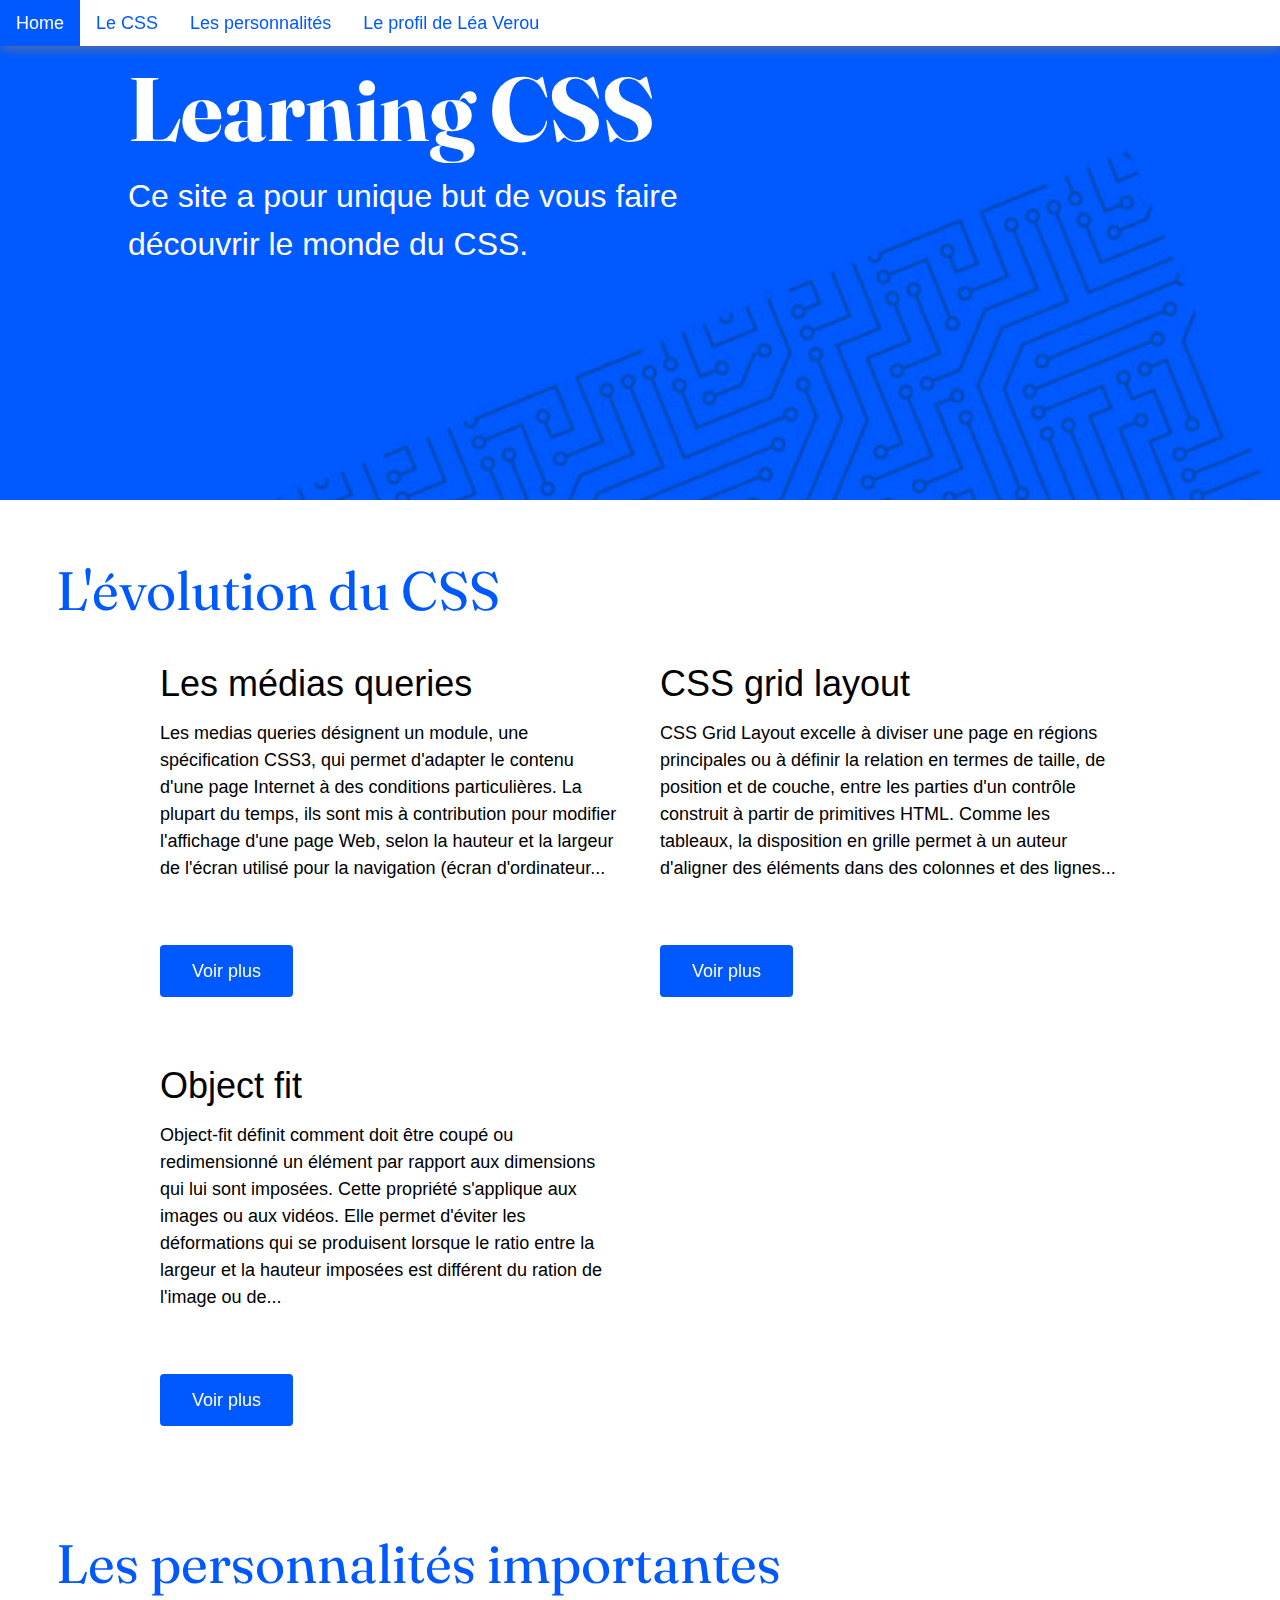
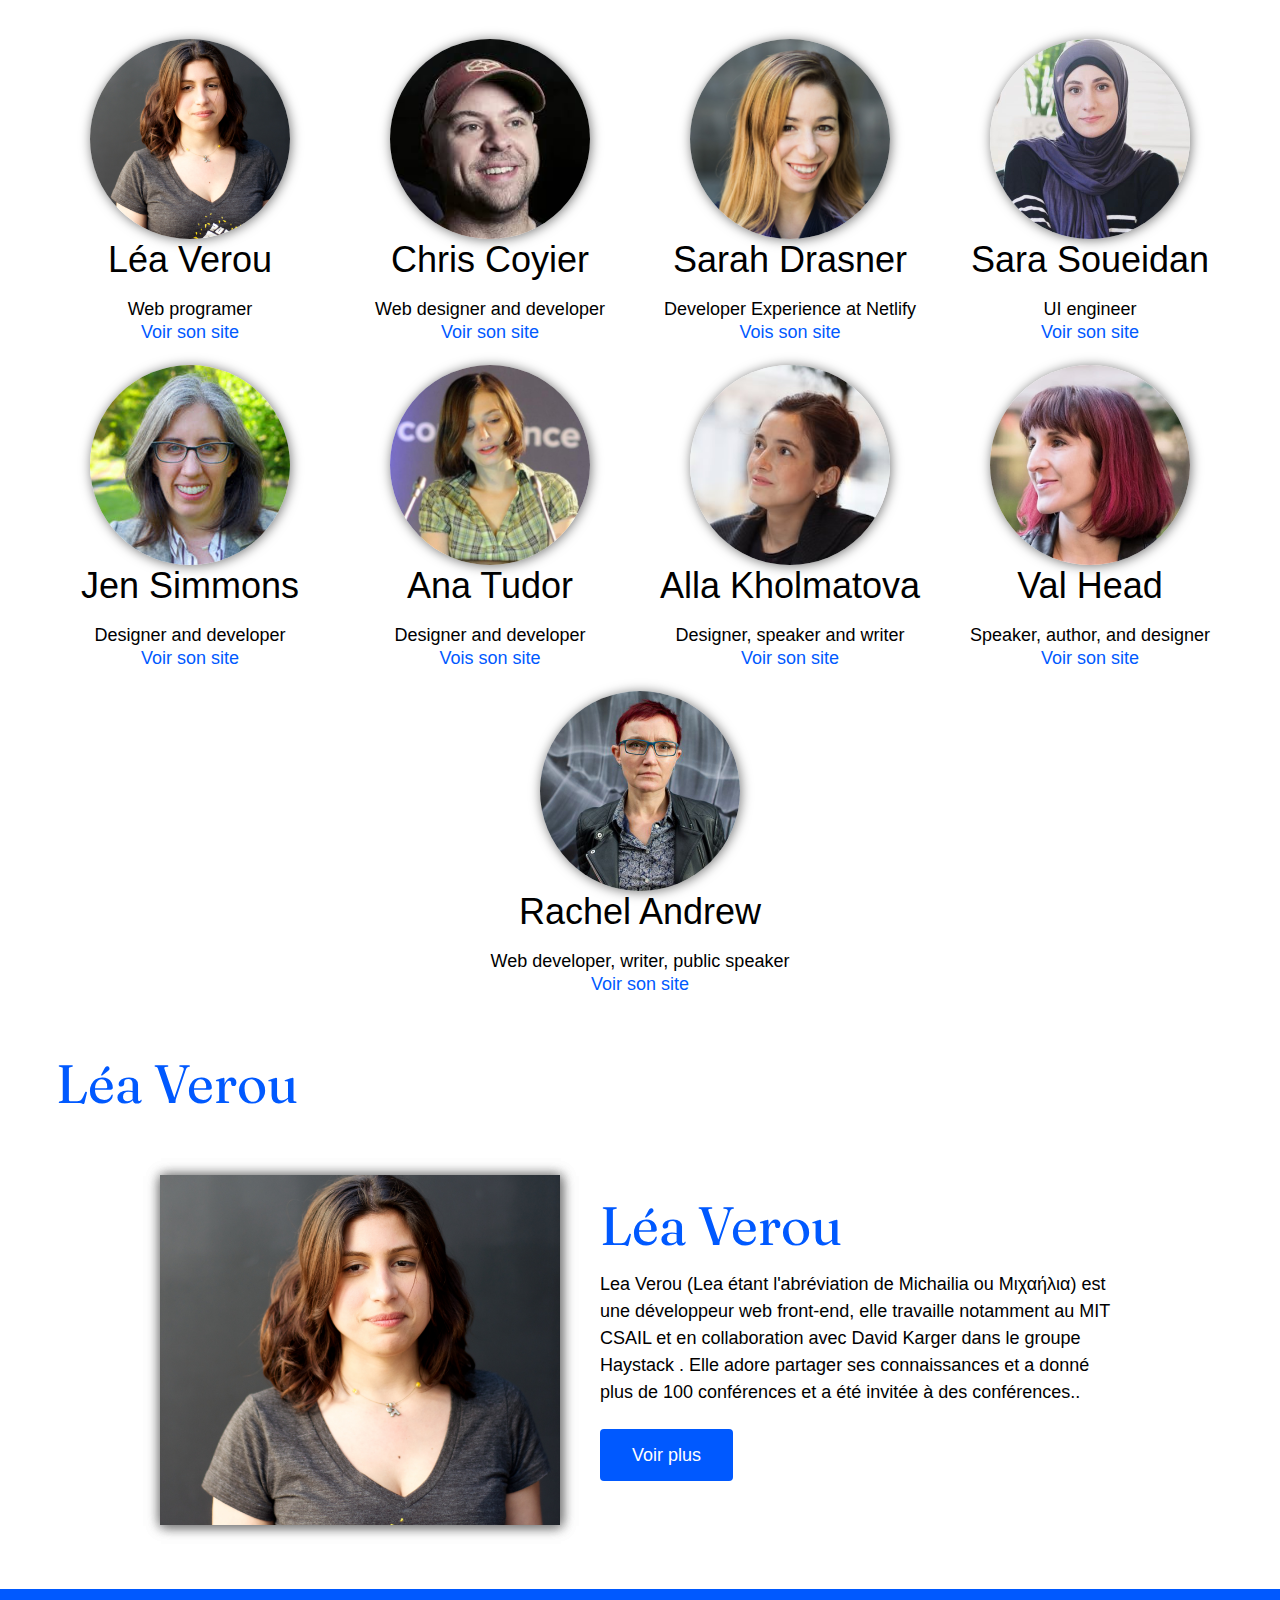
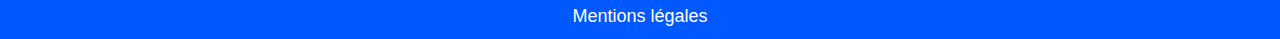
<file: index.html>
<!DOCTYPE html>
<html lang="en" dir="ltr">
  <head>
    <meta charset="utf-8" />
    <title>homepage css</title>
    <link rel="stylesheet" href="css/reset.css" />
    <link rel="stylesheet" href="css/style.css" />
    <link rel="stylesheet" href="css/typographie.css" />
    <link rel="stylesheet" href="css/media-queries.css" />
    <link rel="stylesheet" href="css/grid.css" />
    <link rel="icon" type="image/svg" href="images/flaticon.svg" />
  </head>

  <body>
    <header>
      <label for="menu-burger" class="show-menu">☰</label>
      <input type="checkbox" id="menu-burger" role="button" />
      <nav class="header">
        <ul>
          <li><a href="index.html">Home</a></li>
          <li><a href="le-css.html">Le CSS</a></li>
          <li><a href="personnalites.html">Les personnalités</a></li>
          <li><a href="profil.html">Le profil de Léa Verou</a></li>
        </ul>
      </nav>
    </header>
    <div class="parallax">
      <div class="en-tete">
        <h1>Learning CSS</h1>
        <p>
          Ce site a pour unique but de vous faire découvrir le monde du CSS.
        </p>
      </div>
    </div>

    <div class="content-home">
      <h2>L'évolution du CSS</h2>
      <div class="grid-home">
        <div class="css-grid-item">
          <h3>Les médias queries</h3>
          <p>
            Les medias queries désignent un module, une spécification CSS3, qui
            permet d'adapter le contenu d'une page Internet à des conditions
            particulières. La plupart du temps, ils sont mis à contribution pour
            modifier l'affichage d'une page Web, selon la hauteur et la largeur
            de l'écran utilisé pour la navigation (écran d'ordinateur...
          </p>
          <a class="button" href="le-css.html"><span>Voir plus</span></a>
        </div>
        <div class="css-grid-item">
          <h3>CSS grid layout</h3>
          <p>
            CSS Grid Layout excelle à diviser une page en régions principales ou
            à définir la relation en termes de taille, de position et de couche,
            entre les parties d'un contrôle construit à partir de primitives
            HTML. Comme les tableaux, la disposition en grille permet à un
            auteur d'aligner des éléments dans des colonnes et des lignes...
          </p>
          <a class="button" href="le-css.html"><span>Voir plus</span></a>
        </div>
        <div class="css-grid-item">
          <h3>Object fit</h3>
          <p>
            Object-fit définit comment doit être coupé ou redimensionné un
            élément par rapport aux dimensions qui lui sont imposées. Cette
            propriété s'applique aux images ou aux vidéos. Elle permet d'éviter
            les déformations qui se produisent lorsque le ratio entre la largeur
            et la hauteur imposées est différent du ration de l'image ou de...
          </p>
          <a class="button" href="le-css.html"><span>Voir plus</span></a>
        </div>
      </div>
      <h2>Les personnalités importantes</h2>
      <div class="perso">
        <section>
          <a href="profil.html">
            <img class="roundedImage" src="images/leaverou.jpg" alt="" />
          </a>
          <h3>Léa Verou</h3>
          <p>Web programer</p>
          <a href="https://lea.verou.me/">Voir son site </a>
        </section>
        <section>
          <a href="personnalites.html">
            <img class="roundedImage" src="images/chriscoyier.jpeg" alt="" />
          </a>
          <h3>Chris Coyier</h3>
          <p>Web designer and developer</p>
          <a href="https://chriscoyier.net/">Voir son site </a>
        </section>
        <section>
          <a href="personnalites.html">
            <img class="roundedImage" src="images/sarahdrasner.jpg" alt="" />
          </a>
          <h3>Sarah Drasner</h3>
          <p>Developer Experience at Netlify</p>
          <a href="https://www.sarasoueidan.com/"> Vois son site </a>
        </section>
        <section>
          <a href="personnalites.html">
            <img class="roundedImage" src="images/sarasoueidan.jpg" alt="" />
          </a>
          <h3>Sara Soueidan</h3>
          <p>UI engineer</p>
          <a href="https://sarahdrasnerdesign.com/"> Voir son site </a>
        </section>
        <section>
          <a href="personnalites.html">
            <img class="roundedImage" src="images/jensimmons.jpeg" alt="" />
          </a>
          <h3>Jen Simmons</h3>
          <p>Designer and developer</p>
          <a href="https://jensimmons.com/"> Voir son site </a>
        </section>
        <section>
          <a href="personnalites.html">
            <img class="roundedImage" src="images/anatudor.jpg" alt="" />
          </a>
          <h3>Ana Tudor</h3>
          <p>Designer and developer</p>
          <a href="https://codepen.io/thebabydino"> Vois son site </a>
        </section>
        <section>
          <a href="personnalites.html">
            <img class="roundedImage" src="images/allakholmatova.jpg" alt="" />
          </a>
          <h3>Alla Kholmatova</h3>
          <p>Designer, speaker and writer</p>
          <a href="https://www.craftui.com/"> Voir son site </a>
        </section>
        <section>
          <a href="personnalites.html">
            <img class="roundedImage" src="images/valhead.jpg" alt="" />
          </a>
          <h3>Val Head</h3>
          <p>Speaker, author, and designer</p>
          <a href="https://valhead.com/"> Voir son site </a>
        </section>
        <section>
          <a href="personnalites.html">
            <img class="roundedImage" src="images/rachelandrew.jpg" alt="" />
          </a>
          <h3>Rachel Andrew</h3>
          <p>Web developer, writer, public speaker</p>
          <a href="https://rachelandrew.co.uk/"> Voir son site </a>
        </section>
      </div>
      <h2>Léa Verou</h2>
      <div class="leaverou">
        <section class="img-lea">
          <a href="profil.html">
            <img class="img-lea" src="images/leaverou.jpg" alt="" />
          </a>
        </section>
        <section class="texte-lea">
          <h2>Léa Verou</h2>
          <p>
            Lea Verou (Lea étant l'abréviation de Michailia ou Μιχαήλια) est une
            développeur web front-end, elle travaille notamment au MIT CSAIL et
            en collaboration avec David Karger dans le groupe Haystack . Elle
            adore partager ses connaissances et a donné plus de 100 conférences
            et a été invitée à des conférences..
          </p>
          <a class="button" href="profil.html"><span>Voir plus</span></a>
        </section>
      </div>
    </div>
    <footer>
      <br />
      <ul>
        <li><a href="mentions-legales.html">Mentions légales</a></li>
      </ul>
    </footer>
  </body>
</html>
</file>
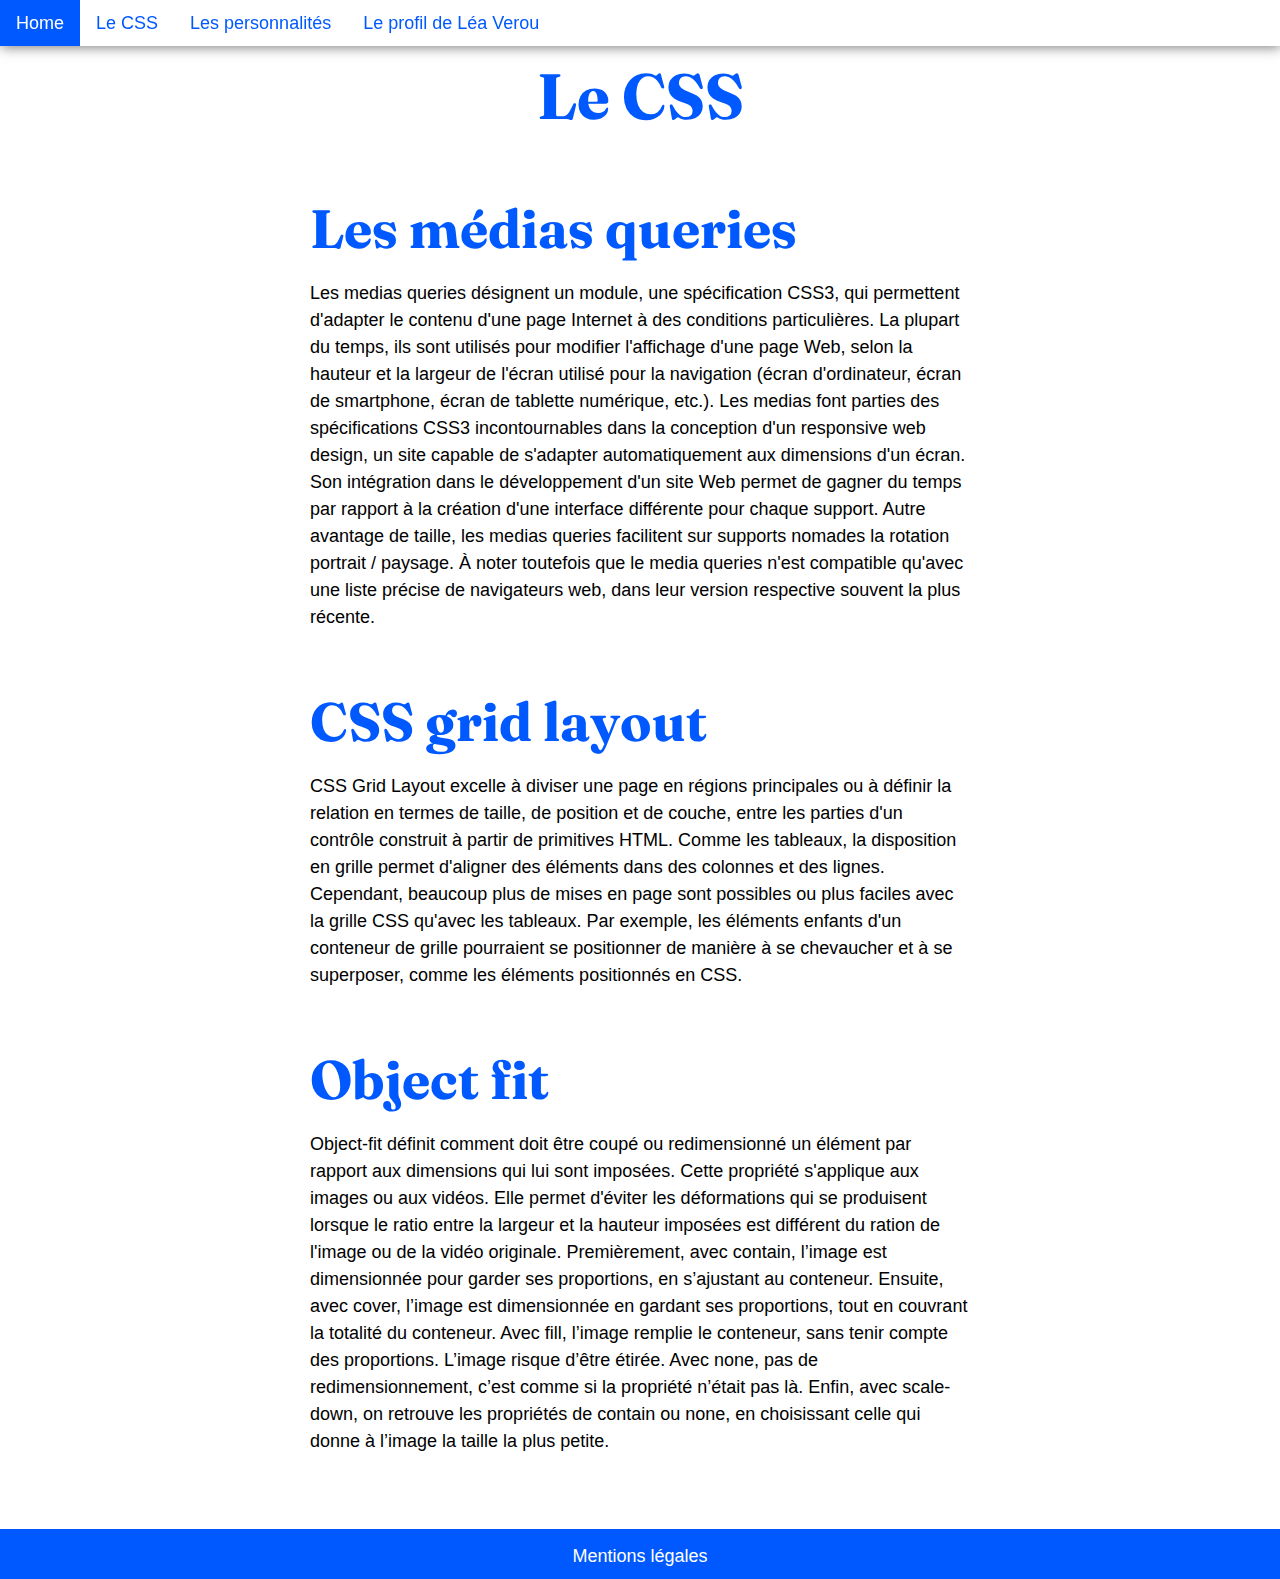
<file: le-css.html>
<!DOCTYPE html>
<html lang="en" dir="ltr">
  <head>
    <meta charset="utf-8" />
    <title>css</title>
    <link rel="stylesheet" href="css/reset.css" />
    <link rel="stylesheet" href="css/style.css" />
    <link rel="stylesheet" href="css/typographie.css" />
    <link rel="stylesheet" href="css/media-queries.css" />
    <link rel="stylesheet" href="css/grid.css" />
    <link rel="icon" type="image/svg" href="images/flaticon.svg" />
  </head>

  <body>
    <header>
      <label for="menu-burger" class="show-menu">☰</label>
      <input type="checkbox" id="menu-burger" role="button" />
      <nav class="header">
        <ul>
          <li><a href="index.html">Home</a></li>
          <li><a href="le-css.html">Le CSS</a></li>
          <li><a href="personnalites.html">Les personnalités</a></li>
          <li><a href="profil.html">Le profil de Léa Verou</a></li>
        </ul>
      </nav>
    </header>
    <h1>Le CSS</h1>

    <div class="css">
      <h3>Les médias queries</h3>
      <p>
        Les medias queries désignent un module, une spécification CSS3, qui
        permettent d'adapter le contenu d'une page Internet à des conditions
        particulières. La plupart du temps, ils sont utilisés pour modifier
        l'affichage d'une page Web, selon la hauteur et la largeur de l'écran
        utilisé pour la navigation (écran d'ordinateur, écran de smartphone,
        écran de tablette numérique, etc.). Les medias font parties des
        spécifications CSS3 incontournables dans la conception d'un responsive
        web design, un site capable de s'adapter automatiquement aux dimensions
        d'un écran. Son intégration dans le développement d'un site Web permet
        de gagner du temps par rapport à la création d'une interface différente
        pour chaque support. Autre avantage de taille, les medias
        queries facilitent sur supports nomades la rotation portrait / paysage.
        À noter toutefois que le media queries n'est compatible qu'avec une
        liste précise de navigateurs web, dans leur version respective souvent
        la plus récente.
      </p>
      <h3>CSS grid layout</h3>
      <p>
        CSS Grid Layout excelle à diviser une page en régions principales ou à
        définir la relation en termes de taille, de position et de couche, entre
        les parties d'un contrôle construit à partir de primitives HTML. Comme
        les tableaux, la disposition en grille permet d'aligner des éléments
        dans des colonnes et des lignes. Cependant, beaucoup plus de mises en
        page sont possibles ou plus faciles avec la grille CSS qu'avec les
        tableaux. Par exemple, les éléments enfants d'un conteneur de grille
        pourraient se positionner de manière à se chevaucher et à se superposer,
        comme les éléments positionnés en CSS.
      </p>
      <h3>Object fit</h3>
      <p>
        Object-fit définit comment doit être coupé ou redimensionné un élément
        par rapport aux dimensions qui lui sont imposées. Cette propriété
        s'applique aux images ou aux vidéos. Elle permet d'éviter les
        déformations qui se produisent lorsque le ratio entre la largeur et la
        hauteur imposées est différent du ration de l'image ou de la vidéo
        originale. Premièrement, avec contain, l’image est dimensionnée pour
        garder ses proportions, en s’ajustant au conteneur. Ensuite, avec cover,
        l’image est dimensionnée en gardant ses proportions, tout en couvrant la
        totalité du conteneur. Avec fill, l’image remplie le conteneur, sans
        tenir compte des proportions. L’image risque d’être étirée. Avec none,
        pas de redimensionnement, c’est comme si la propriété n’était pas là.
        Enfin, avec scale-down, on retrouve les propriétés de contain ou none,
        en choisissant celle qui donne à l’image la taille la plus petite.
      </p>
    </div>
    <footer>
      <br />
      <ul>
        <li><a href="mentions-legales.html">Mentions légales</a></li>
      </ul>
    </footer>
  </body>
</html>
</file>
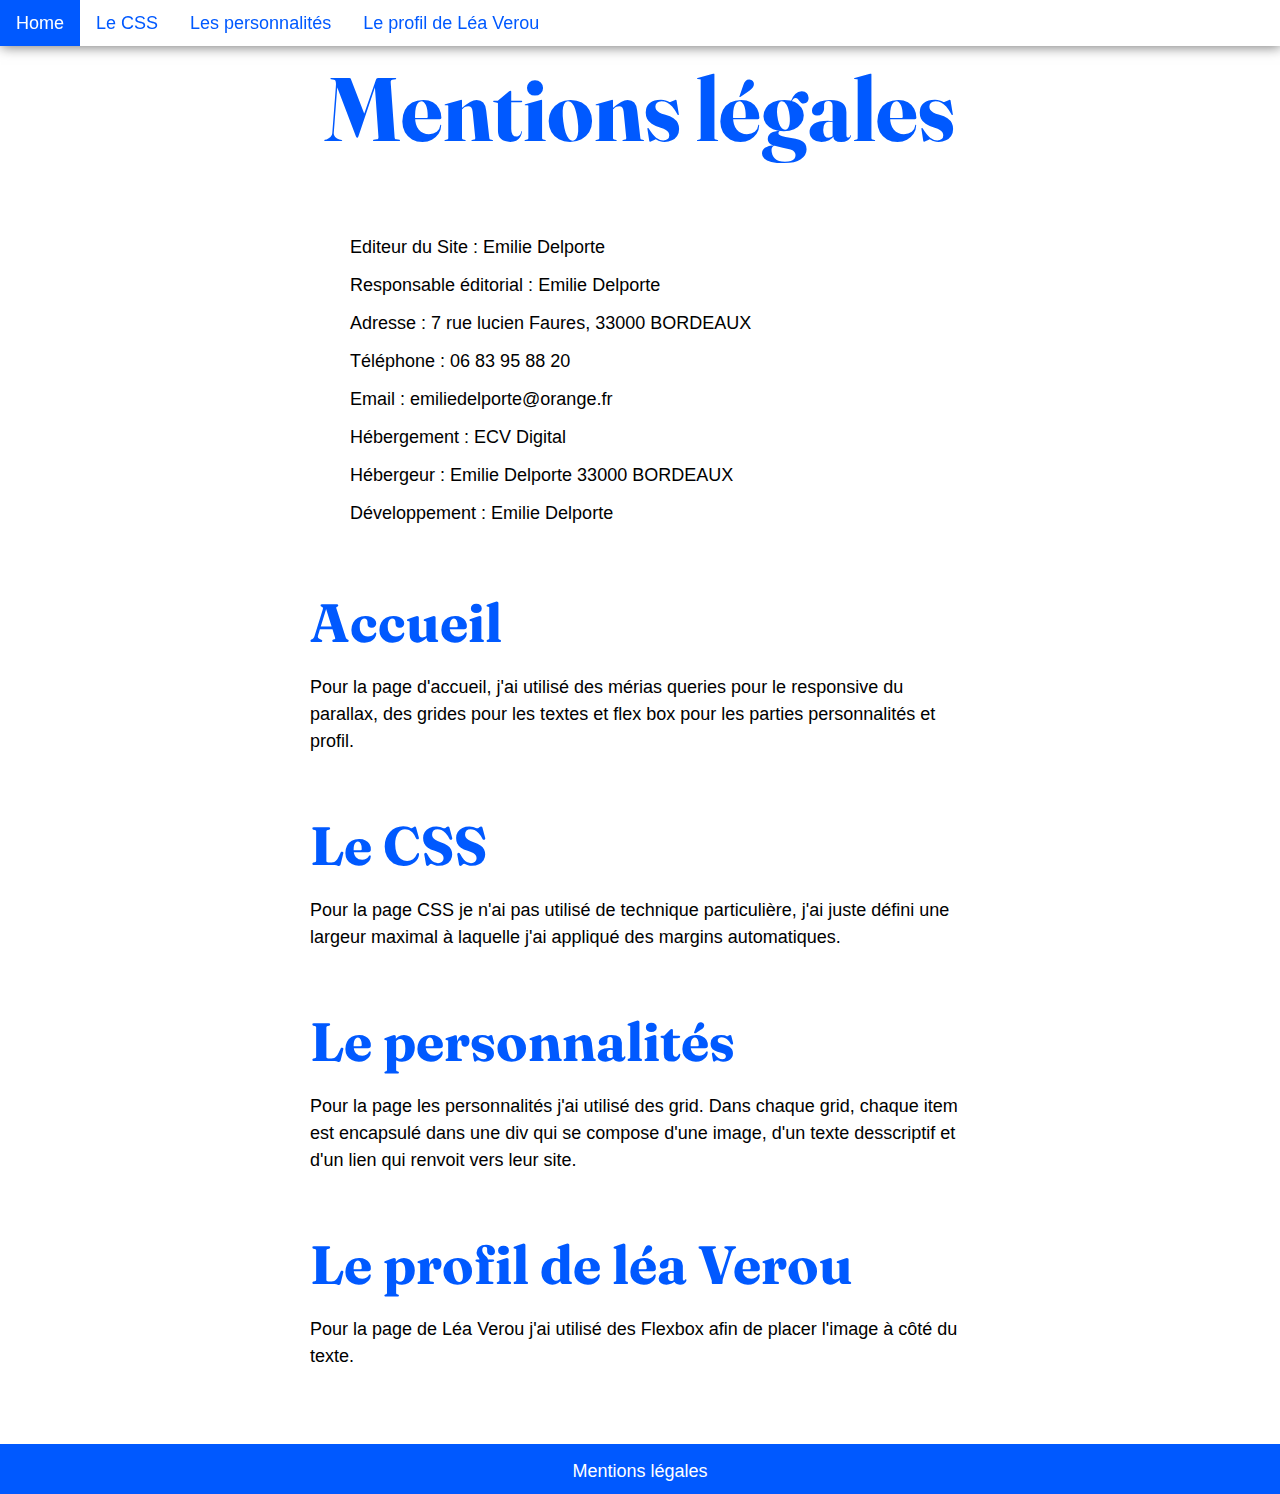
<file: mentions-legales.html>
<!DOCTYPE html>
<html lang="en" dir="ltr">
  <head>
    <meta charset="utf-8" />
    <title>css</title>
    <link rel="stylesheet" href="css/reset.css" />
    <link rel="stylesheet" href="css/style.css" />
    <link rel="stylesheet" href="css/typographie.css" />
    <link rel="icon" type="image/svg" href="images/flaticon.svg" />
  </head>

  <body>
    <header>
      <label for="menu-burger" class="show-menu">☰</label>
      <input type="checkbox" id="menu-burger" role="button" />
      <nav class="header">
        <ul>
          <li><a href="index.html">Home</a></li>
          <li><a href="le-css.html">Le CSS</a></li>
          <li><a href="personnalites.html">Les personnalités</a></li>
          <li><a href="profil.html">Le profil de Léa Verou</a></li>
        </ul>
      </nav>
    </header>
    <h1>Mentions légales</h1>

    <div class="css">
      <ul class="list-mentions">
        <li><b> Editeur du Site :</b> Emilie Delporte</li>
        <li><b>Responsable éditorial :</b> Emilie Delporte</li>
        <li><b>Adresse : </b>7 rue lucien Faures, 33000 BORDEAUX</li>
        <li><b>Téléphone :</b> 06 83 95 88 20</li>
        <li><b>Email :</b> emiliedelporte@orange.fr</li>
        <li><b> Hébergement :</b> ECV Digital</li>
        <li><b> Hébergeur :</b> Emilie Delporte 33000 BORDEAUX</li>
        <li><b> Développement :</b> Emilie Delporte</li>
      </ul>

      <h3>Accueil</h3>

      <p>
        Pour la page d'accueil, j'ai utilisé des mérias queries pour le
        responsive du parallax, des grides pour les textes et flex box pour les
        parties personnalités et profil.
      </p>
      <h3>Le CSS</h3>

      <p>
        Pour la page CSS je n'ai pas utilisé de technique particulière, j'ai
        juste défini une largeur maximal à laquelle j'ai appliqué des margins
        automatiques.
      </p>
      <h3>Le personnalités</h3>

      <p>
        Pour la page les personnalités j'ai utilisé des grid. Dans chaque grid,
        chaque item est encapsulé dans une div qui se compose d'une image, d'un
        texte desscriptif et d'un lien qui renvoit vers leur site.
      </p>
      <h3>Le profil de léa Verou</h3>

      <p>
        Pour la page de Léa Verou j'ai utilisé des Flexbox afin de placer
        l'image à côté du texte.
      </p>
    </div>
    <footer>
      <br />
      <ul>
        <li><a href="mentions-legales.html">Mentions légales</a></li>
      </ul>
    </footer>
  </body>
</html>
</file>
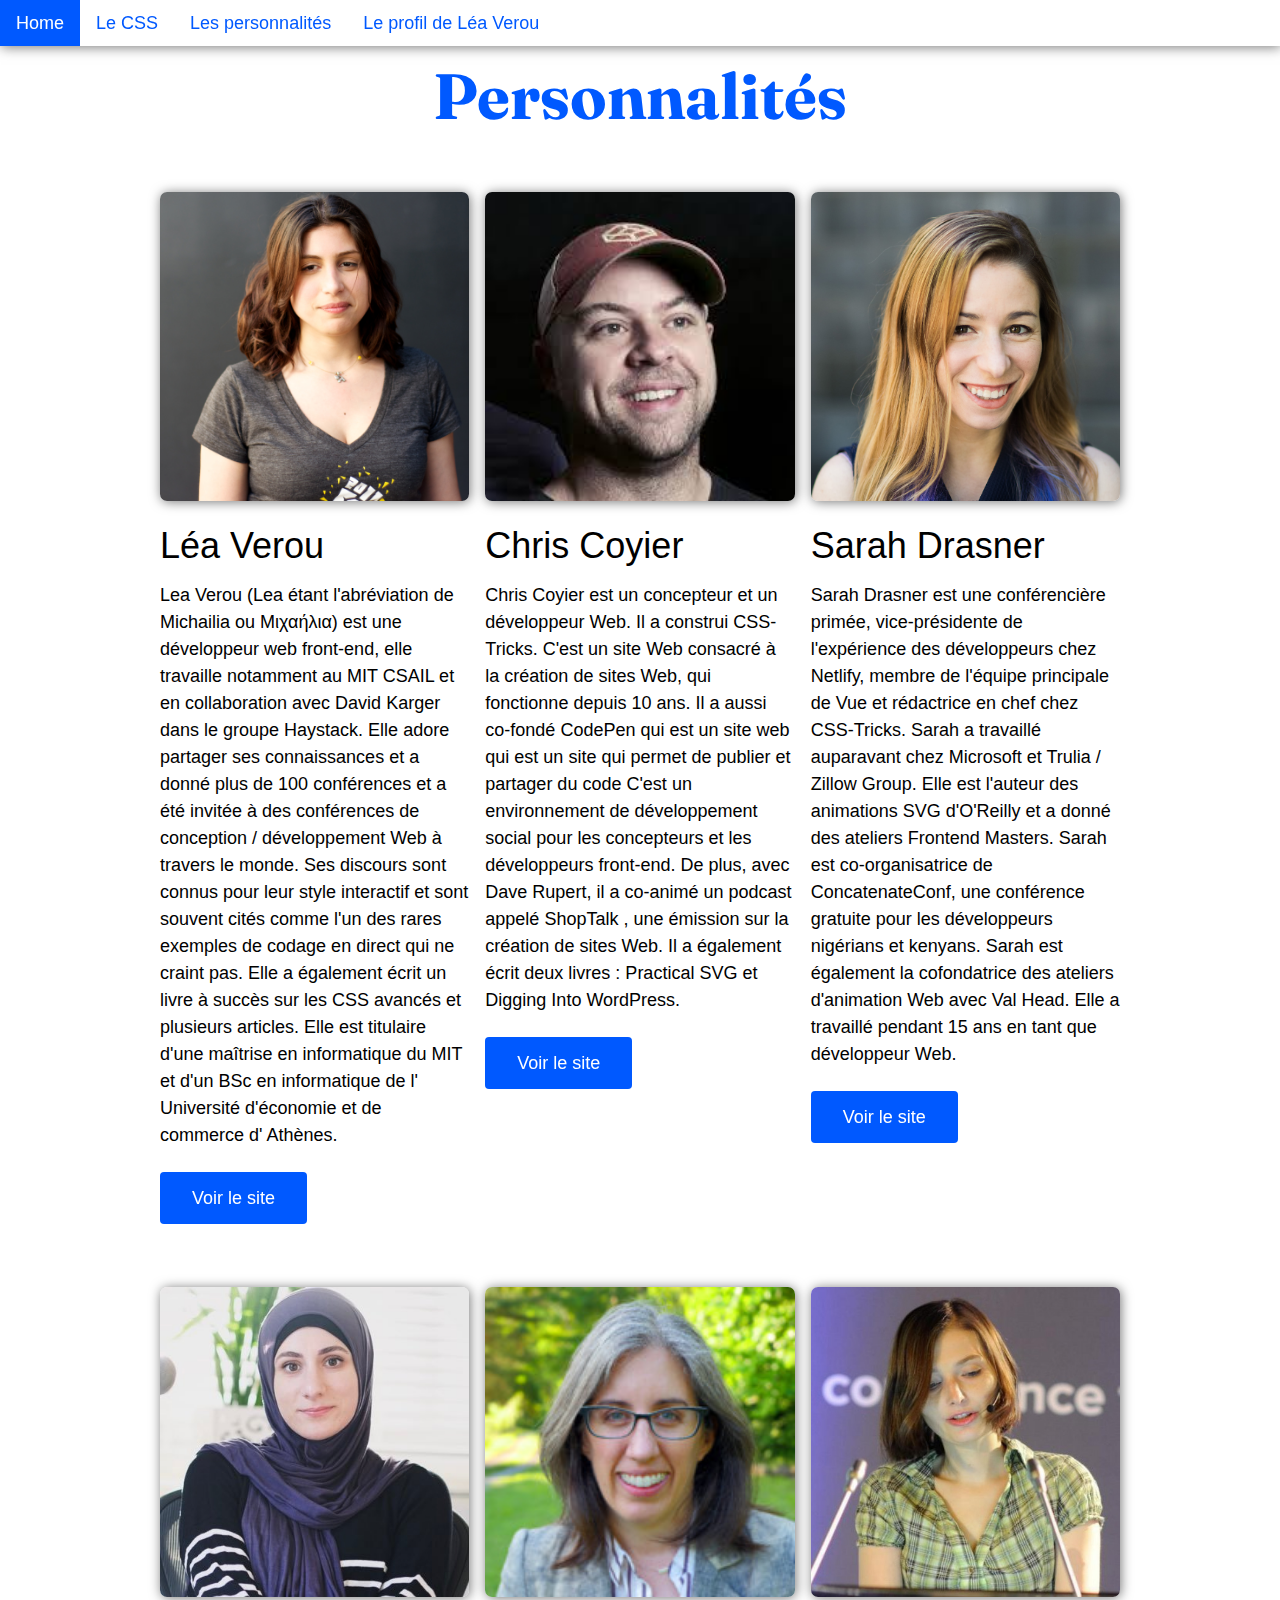
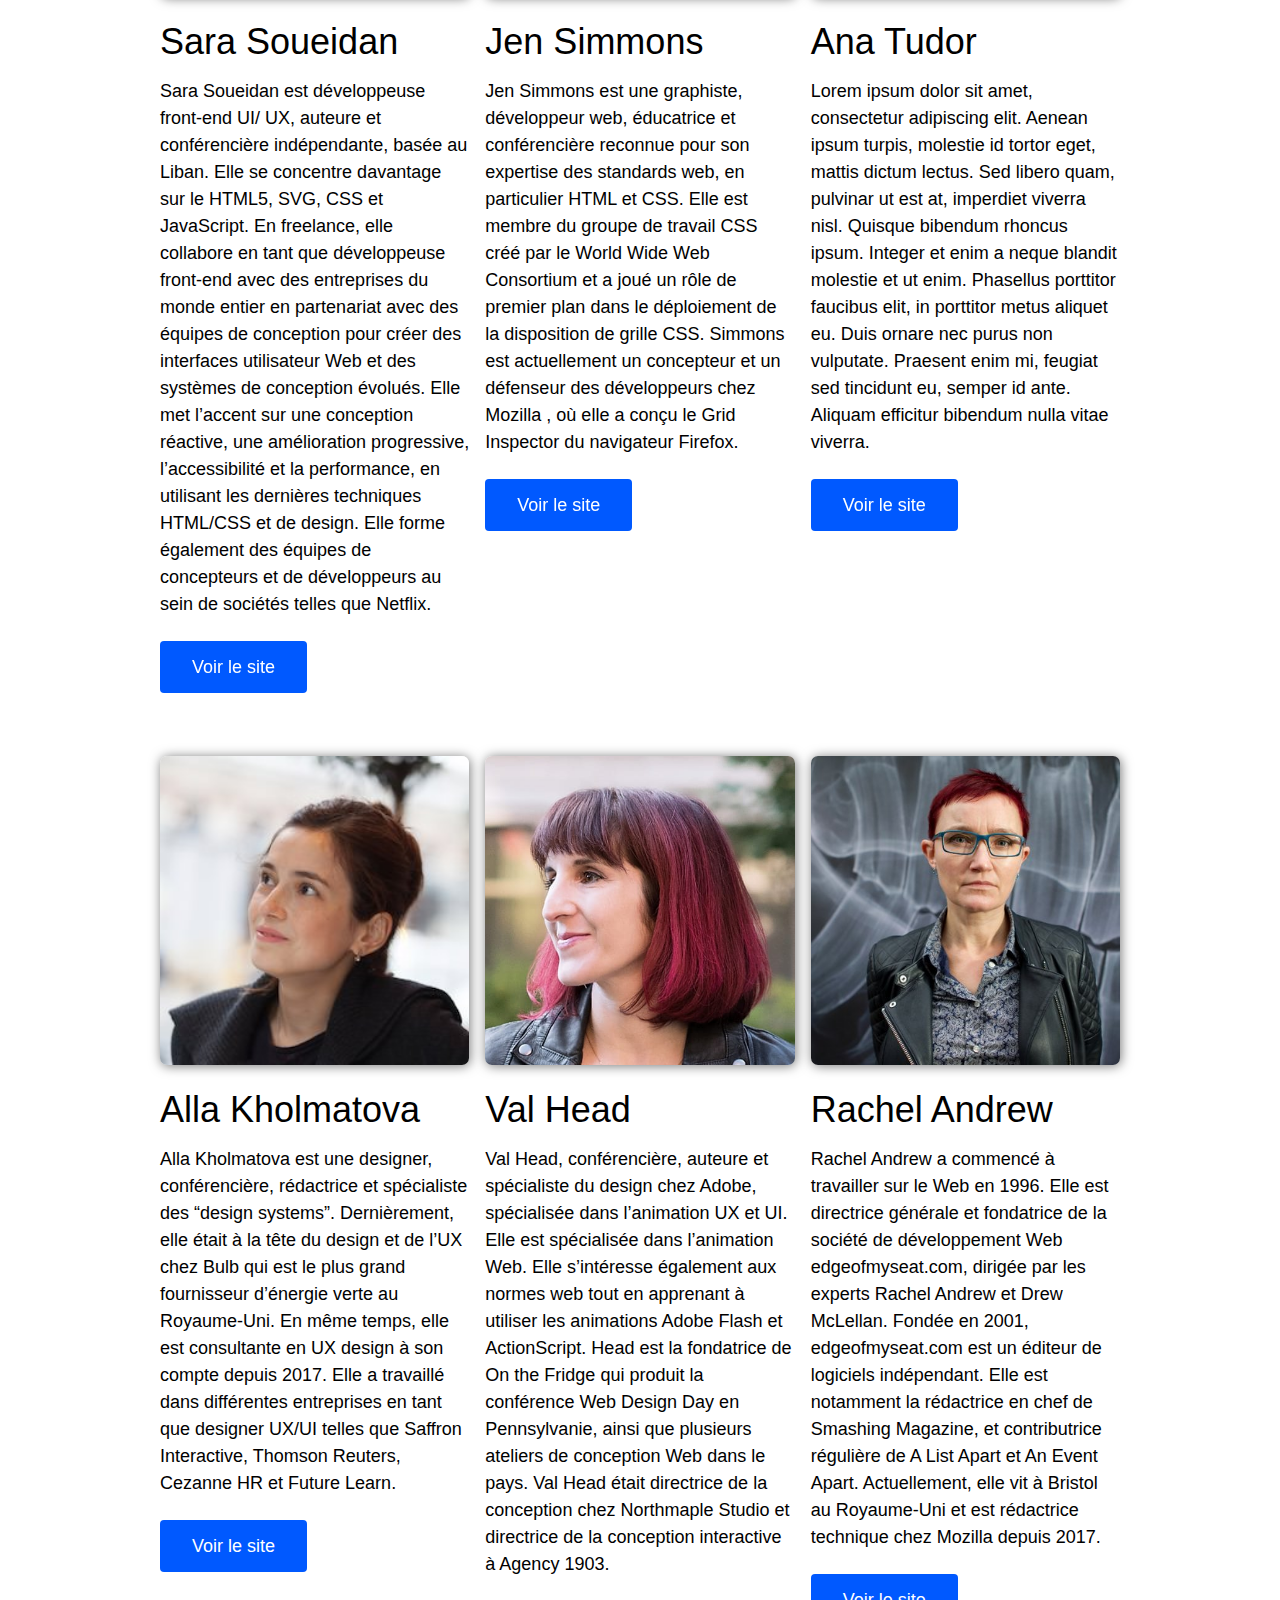
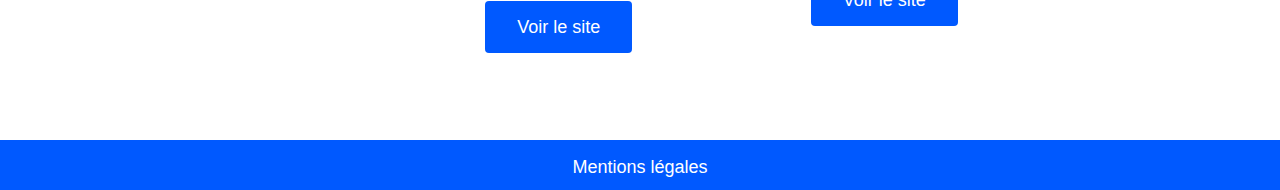
<file: personnalites.html>
<!DOCTYPE html>
<html lang="en" dir="ltr">
  <head>
    <meta charset="utf-8" />
    <title>css</title>
    <link rel="stylesheet" href="css/reset.css" />
    <link rel="stylesheet" href="css/style.css" />
    <link rel="stylesheet" href="css/typographie.css" />
    <link rel="stylesheet" href="css/media-queries.css" />
    <link rel="stylesheet" href="css/grid.css" />
    <link rel="icon" type="image/svg" href="images/flaticon.svg" />
  </head>

  <body>
    <header>
      <label for="menu-burger" class="show-menu">☰</label>
      <input type="checkbox" id="menu-burger" role="button" />
      <nav class="header">
        <ul>
          <li><a href="index.html">Home</a></li>
          <li><a href="le-css.html">Le CSS</a></li>
          <li><a href="personnalites.html">Les personnalités</a></li>
          <li><a href="profil.html">Le profil de Léa Verou</a></li>
        </ul>
      </nav>
    </header>
    <h1>Personnalités</h1>
    <div class="perso-conteneur">
      <div class="perso-grid-item">
        <img src="images/leaverou.jpg" alt="léa verou" style="width:100%" />
        <h3>Léa Verou</h3>
        <p>
          Lea Verou (Lea étant l'abréviation de Michailia ou Μιχαήλια) est une
          développeur web front-end, elle travaille notamment au MIT CSAIL et en
          collaboration avec David Karger dans le groupe Haystack. Elle adore
          partager ses connaissances et a donné plus de 100 conférences et a été
          invitée à des conférences de conception / développement Web à travers
          le monde. Ses discours sont connus pour leur style interactif et sont
          souvent cités comme l'un des rares exemples de codage en direct qui ne
          craint pas. Elle a également écrit un livre à succès sur les CSS
          avancés et plusieurs articles. Elle est titulaire d'une maîtrise en
          informatique du MIT et d'un BSc en informatique de l' Université
          d'économie et de commerce d' Athènes.
        </p>

        <a class="button" href="le-css.html"><span>Voir le site</span></a>
      </div>
      <div class="perso-grid-item">
        <img
          src="images/chriscoyier.jpeg"
          alt="Chris Coyier"
          style="width:100%"
        />
        <h3>Chris Coyier</h3>
        <p>
          Chris Coyier est un concepteur et un développeur Web. Il a construi
          CSS-Tricks. C'est un site Web consacré à la création de sites Web, qui
          fonctionne depuis 10 ans. Il a aussi co-fondé CodePen qui est un site
          web qui est un site qui permet de publier et partager du code C'est un
          environnement de développement social pour les concepteurs et les
          développeurs front-end. De plus, avec Dave Rupert, il a co-animé un
          podcast appelé ShopTalk , une émission sur la création de sites Web.
          Il a également écrit deux livres : Practical SVG et Digging Into
          WordPress.
        </p>
        <a class="button" href="le-css.html"><span>Voir le site</span></a>
      </div>
      <div class="perso-grid-item">
        <img
          src="images/sarahdrasner.jpg"
          alt="Sarah Drasner"
          style="width:100%"
        />
        <h3>Sarah Drasner</h3>
        <p>
          Sarah Drasner est une conférencière primée, vice-présidente de
          l'expérience des développeurs chez Netlify, membre de l'équipe
          principale de Vue et rédactrice en chef chez CSS-Tricks. Sarah a
          travaillé auparavant chez Microsoft et Trulia / Zillow Group. Elle est
          l'auteur des animations SVG d'O'Reilly et a donné des ateliers
          Frontend Masters. Sarah est co-organisatrice de ConcatenateConf, une
          conférence gratuite pour les développeurs nigérians et kenyans. Sarah
          est également la cofondatrice des ateliers d'animation Web avec Val
          Head. Elle a travaillé pendant 15 ans en tant que développeur Web.
        </p>
        <a class="button" href="le-css.html"><span>Voir le site</span></a>
      </div>
      <div class="perso-grid-item">
        <img
          src="images/sarasoueidan.jpg"
          alt="Sara Soueidan"
          style="width:100%"
        />
        <h3>Sara Soueidan</h3>
        <p>
          Sara Soueidan est développeuse front-end UI/ UX, auteure et
          conférencière indépendante, basée au Liban. Elle se concentre
          davantage sur le HTML5, SVG, CSS et JavaScript. En freelance, elle
          collabore en tant que développeuse front-end avec des entreprises du
          monde entier en partenariat avec des équipes de conception pour créer
          des interfaces utilisateur Web et des systèmes de conception évolués.
          Elle met l’accent sur une conception réactive, une amélioration
          progressive, l’accessibilité et la performance, en utilisant les
          dernières techniques HTML/CSS et de design. Elle forme également des
          équipes de concepteurs et de développeurs au sein de sociétés telles
          que Netflix.
        </p>
        <a class="button" href="le-css.html"><span>Voir le site</span></a>
      </div>
      <div class="perso-grid-item">
        <img
          src="images/jensimmons.jpeg"
          alt="Jen Simmons"
          style="width:100%"
        />
        <h3>Jen Simmons</h3>
        <p>
          Jen Simmons est une graphiste, développeur web, éducatrice et
          conférencière reconnue pour son expertise des standards web, en
          particulier HTML et CSS. Elle est membre du groupe de travail CSS créé
          par le World Wide Web Consortium et a joué un rôle de premier plan
          dans le déploiement de la disposition de grille CSS. Simmons est
          actuellement un concepteur et un défenseur des développeurs chez
          Mozilla , où elle a conçu le Grid Inspector du navigateur Firefox.
        </p>
        <a class="button" href="le-css.html"><span>Voir le site</span></a>
      </div>
      <div class="perso-grid-item">
        <img src="images/anatudor.jpg" alt="Ana Tudor" style="width:100%" />
        <h3>Ana Tudor</h3>
        <p>
          Lorem ipsum dolor sit amet, consectetur adipiscing elit. Aenean ipsum
          turpis, molestie id tortor eget, mattis dictum lectus. Sed libero
          quam, pulvinar ut est at, imperdiet viverra nisl. Quisque bibendum
          rhoncus ipsum. Integer et enim a neque blandit molestie et ut enim.
          Phasellus porttitor faucibus elit, in porttitor metus aliquet eu. Duis
          ornare nec purus non vulputate. Praesent enim mi, feugiat sed
          tincidunt eu, semper id ante. Aliquam efficitur bibendum nulla vitae
          viverra.
        </p>
        <a class="button" href="le-css.html"><span>Voir le site</span></a>
      </div>
      <div class="perso-grid-item">
        <img
          src="images/allakholmatova.jpg"
          alt="Alla Kholmatova"
          style="width:100%"
        />
        <h3>Alla Kholmatova</h3>
        <p>
          Alla Kholmatova est une designer, conférencière, rédactrice et
          spécialiste des “design systems”. Dernièrement, elle était à la tête
          du design et de l’UX chez Bulb qui est le plus grand fournisseur
          d’énergie verte au Royaume-Uni. En même temps, elle est consultante en
          UX design à son compte depuis 2017. Elle a travaillé dans différentes
          entreprises en tant que designer UX/UI telles que Saffron Interactive,
          Thomson Reuters, Cezanne HR et Future Learn.
        </p>
        <a class="button" href="le-css.html"><span>Voir le site</span></a>
      </div>
      <div class="perso-grid-item">
        <img src="images/valhead.jpg" alt="Val Head" style="width:100%" />
        <h3>Val Head</h3>
        <p>
          Val Head, conférencière, auteure et spécialiste du design chez Adobe,
          spécialisée dans l’animation UX et UI. Elle est spécialisée dans
          l’animation Web. Elle s’intéresse également aux normes web tout en
          apprenant à utiliser les animations Adobe Flash et ActionScript. Head
          est la fondatrice de On the Fridge qui produit la conférence Web
          Design Day en Pennsylvanie, ainsi que plusieurs ateliers de conception
          Web dans le pays. Val Head était directrice de la conception chez
          Northmaple Studio et directrice de la conception interactive à Agency
          1903.
        </p>
        <a class="button" href="le-css.html"><span>Voir le site</span></a>
      </div>
      <div class="perso-grid-item">
        <img
          src="images/rachelandrew.jpg"
          alt="Rachel Andrew "
          style="width:100%"
        />
        <h3>Rachel Andrew</h3>
        <p>
          Rachel Andrew a commencé à travailler sur le Web en 1996. Elle est
          directrice générale et fondatrice de la société de développement Web
          edgeofmyseat.com, dirigée par les experts Rachel Andrew et Drew
          McLellan. Fondée en 2001, edgeofmyseat.com est un éditeur de logiciels
          indépendant. Elle est notamment la rédactrice en chef de Smashing
          Magazine, et contributrice régulière de A List Apart et An Event
          Apart. Actuellement, elle vit à Bristol au Royaume-Uni et est
          rédactrice technique chez Mozilla depuis 2017.
        </p>
        <a class="button" href="le-css.html"><span>Voir le site</span></a>
      </div>
    </div>
    <footer>
      <br />
      <ul>
        <li><a href="mentions-legales.html">Mentions légales</a></li>
      </ul>
    </footer>
  </body>
</html>
</file>
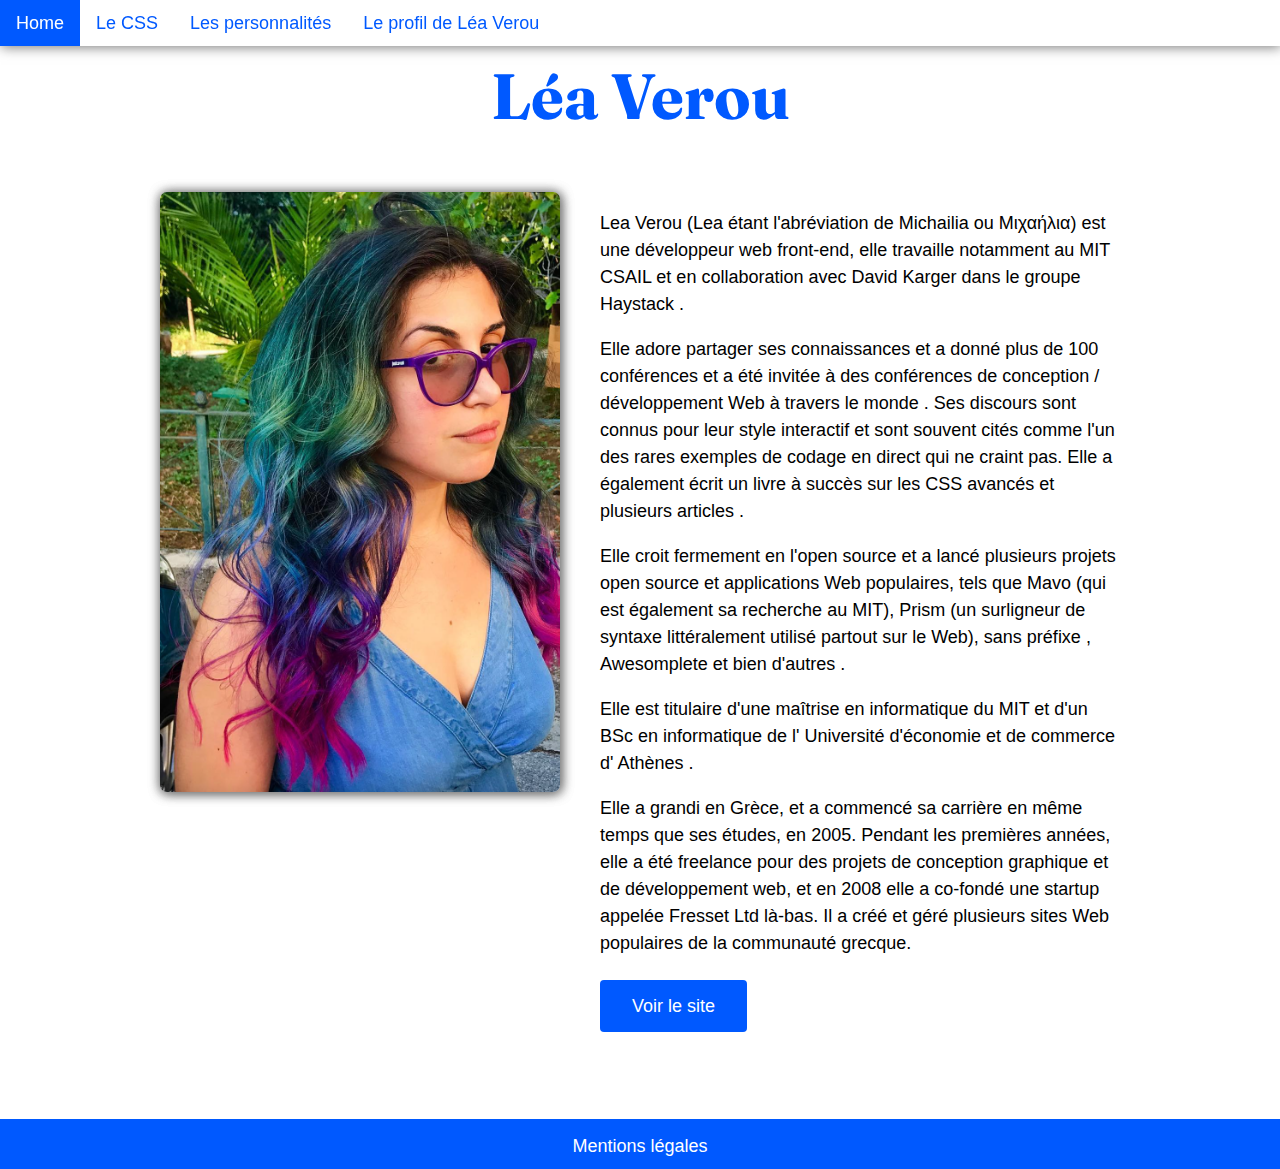
<file: profil.html>
<!DOCTYPE html>
<html lang="en" dir="ltr">
  <head>
    <meta charset="utf-8" />
    <title>css</title>
    <link rel="stylesheet" href="css/reset.css" />
    <link rel="stylesheet" href="css/style.css" />
    <link rel="stylesheet" href="css/typographie.css" />
    <link rel="stylesheet" href="css/media-queries.css" />
    <link rel="stylesheet" href="css/grid.css" />
    <link rel="icon" type="image/svg" href="images/flaticon.svg" />
  </head>

  <body>
    <header>
      <label for="menu-burger" class="show-menu">☰</label>
      <input type="checkbox" id="menu-burger" role="button" />
      <nav class="header">
        <ul>
          <li><a href="index.html">Home</a></li>
          <li><a href="le-css.html">Le CSS</a></li>
          <li><a href="personnalites.html">Les personnalités</a></li>
          <li><a href="profil.html">Le profil de Léa Verou</a></li>
        </ul>
      </nav>
    </header>
    <h1>Léa Verou</h1>
    <div class="leaverou">
      <section class="img-lea-profil">
        <a href="profil.html">
          <img
            class="img-lea-profil"
            src="images/leaverou-profil.png"
            alt="Léa Verrou"
          />
        </a>
      </section>
      <section class="texte-lea">
        <p>
          Lea Verou (Lea étant l'abréviation de Michailia ou Μιχαήλια) est une
          développeur web front-end, elle travaille notamment au MIT CSAIL et en
          collaboration avec David Karger dans le groupe Haystack .
        </p>

        <p>
          Elle adore partager ses connaissances et a donné plus de 100
          conférences et a été invitée à des conférences de conception /
          développement Web à travers le monde . Ses discours sont connus pour
          leur style interactif et sont souvent cités comme l'un des rares
          exemples de codage en direct qui ne craint pas. Elle a également écrit
          un livre à succès sur les CSS avancés et plusieurs articles .
        </p>

        <p>
          Elle croit fermement en l'open source et a lancé plusieurs projets
          open source et applications Web populaires, tels que Mavo (qui est
          également sa recherche au MIT), Prism (un surligneur de syntaxe
          littéralement utilisé partout sur le Web), sans préfixe , Awesomplete
          et bien d'autres .
        </p>

        <p>
          Elle est titulaire d'une maîtrise en informatique du MIT et d'un BSc
          en informatique de l' Université d'économie et de commerce d' Athènes
          .
        </p>

        <p>
          Elle a grandi en Grèce, et a commencé sa carrière en même temps que
          ses études, en 2005. Pendant les premières années, elle a été
          freelance pour des projets de conception graphique et de développement
          web, et en 2008 elle a co-fondé une startup appelée Fresset Ltd
          là-bas. Il a créé et géré plusieurs sites Web populaires de la
          communauté grecque.
        </p>

        <a class="button" href="https://lea.verou.me/"
          ><span>Voir le site</span></a
        >
      </section>
    </div>

    <footer>
      <br />
      <ul>
        <li><a href="mentions-legales.html">Mentions légales</a></li>
      </ul>
    </footer>
  </body>
</html>
</file>
<file: css/style.css>
@import url("https://fonts.googleapis.com/css2?family=Fraunces&display=swapx");

* {
  box-sizing: border-box;
  margin: 0px;
  padding: 0px;
}

body {
  font-family: sans-serif;
  font-family: Arial, Helvetica, sans-serif;
  font-size: 18px;
  position: relative;
}

/* menu */
.header {
  position: fixed;
  width: 100%;
  background-color: white;
  box-shadow: 1px 1px 12px #777;
}

nav ul {
  display: block;
  padding: 0;
  list-style-type: none;
  display: flex;
}

nav li {
  float: left;
  list-style-type: none;
}

nav li a {
  display: block;
  text-align: center;
  padding: 14px 16px;
  text-decoration: none;
  cursor: pointer;
  color: #0059ff;
}

nav li a:hover {
  background-color: #0059ff;
  color: white;
}

@keyframes menuShow {
  0% {
    right: -200px;
  } /*en dehosr de la vue*/
  100% {
    right: 0;
  } /* visible*/
}

header input[type="checkbox"] {
  display: none;
}

header input[type="checkbox"]:checked ~ nav {
  display: block;
  animation: menuShow 0.5s normal;
}

header label {
  float: right;
  display: none;
  font-size: 2rem;
  padding-left: 20px;
  line-height: 50px;
  background-color: white;
  width: 100%;
  position: fixed;
  cursor: pointer;
  color: #0059ff;
  box-shadow: 1px 1px 12px #777;
}

@media screen and (max-width: 767px) {
  header label {
    display: block;
  }

  header nav {
    position: absolute;
    z-index: 10;
    display: none;
    right: 0em;
    top: 50px;
    width: 150px;
  }

  nav ul {
    flex-direction: column;
    margin: 0;
  }
}

/* footer */
footer {
  background-color: #0059ff;
  height: 50px;
  width: 100%;
  text-align: center;
  margin-top: 64px;
}
footer li a {
  text-decoration: none;
  color: white;
}

/* buttons */
.button {
  background-color: #0059ff;
  border: none;
  color: white;
  padding: 16px 32px;
  text-align: center;
  cursor: pointer;
  border-radius: 4px;
}
.button span {
  cursor: pointer;
  display: inline-block;
  position: relative;
  transition: 0.5s;
  margin: 40px 0px 40px 0px;
}

.button span:after {
  content: "\00bb";
  position: absolute;
  opacity: 0;
  top: 0;
  right: -20px;
  transition: 0.5s;
}

.button:hover span {
  padding-right: 25px;
}

.button:hover span:after {
  opacity: 1;
  right: 0;
}

/* homepage */

.parallax {
  background-image: url("images/parallax.jpg");
  height: 500px;
  width: 100%;
  background-attachment: fixed;
  background-position: right;
  background-repeat: no-repeat;
  background-size: cover;
}

.en-tete {
  max-width: 600px;
  margin-left: 10vw;
}

.content-home {
  max-width: 1200px;
  margin: 0 auto;
}

.roundedImage {
  overflow: hidden;
  border-radius: 100%;
  box-shadow: 1px 1px 12px #777;
  width: 200px;
  height: 200px;
}

.perso {
  display: flex;
  flex-wrap: wrap;
  margin-top: 24px;
}

.perso section {
  text-align: center;
  width: 300px;
  max-width: 1200px;
  margin: 0 auto;
  padding-top: 24px;
}

.perso img:hover {
  opacity: 0.8;
}
.leaverou {
  max-width: 75vw;
  margin: 0 auto;
  margin-top: 64px;
  display: flex;
  flex-direction: row;
  border: black;
}
.img-lea {
  width: 400px;
  height: 350px;
  object-fit: cover;
  object-position: 20% 10%;
  box-shadow: 1px 1px 12px #777;
}

.texte-lea {
  margin-left: 40px;
}
.texte-lea h2 {
  margin: 0px;
  padding-top: 24px;
}

/* page mention légale */
.list-mentions{
  margin-top: 64px;
}
.list-mentions li {
  float: none;
  padding: 10px 40px 10px 40px;
  background-color: white;
}

/* profil page */
.img-lea-profil {
  width: 400px;
  height: 600px;
  object-fit: cover;
  object-position: 30% 10%;
  border-radius: 7px;
  box-shadow: 1px 1px 12px #777;
}

/* CSS */

.css {
  max-width: 700px;
  margin: 0 auto;
  padding: 10px 20px 10px 20px;
}

.css h3 {
  font-family: "Fraunces";
  font-weight: bold;
  font-size: 3em;
  color: #0059ff;
  padding-top: 64px;
}
.css p {
  padding-top: 24px;
  line-height: 1.5em;
}
</file>
<file: css/typographie.css>
h1 {
  text-align: center;
  font-family: "Fraunces";
  font-weight: bold;
  font-size: 5.625rem;
  color: #0059ff;
  padding-top: 64px;
}

h2 {
  column-span: all;
  font-family: "Fraunces";
  font-size: 3em;
  color: #0059ff;
  margin: 64px 16px 24px 16px;
}

h3 {
  font-size: 2em;
  font-weight: lighter;
}
p {
  padding-top: 18px;
  color: black;
  line-height: 1.5em;
}
a {
  text-decoration: none;
  color: #0059ff;
}
</file>
<file: css/media-queries.css>
/* Extra small devices (phones, 600px and down) */
@media only screen and (max-width: 600px) {
  h1 {
    font-size: 4rem;
  }
  .parallax h1 {
    color: white;
    font-size: 4rem;
    text-align: left;
  }
  .parallax p {
    color: white;
    font-size: 2em;
  }
  .leaverou {
    flex-direction: column;
  }
}

/* Small devices (portrait tablets and large phones, 600px and up) */
@media only screen and (min-width: 600px) {
  h1 {
    font-size: 4rem;
  }
  .parallax h1 {
    color: white;
    font-size: 4rem;
    text-align: left;
  }
  .parallax p {
    color: white;
    font-size: 2rem;
  }
}

/* Medium devices (landscape tablets, 768px and up) */
@media only screen and (min-width: 768px) {
  h1 {
    font-size: 4rem;
  }
  .parallax h1 {
    color: white;
    font-size: 4rem;
    text-align: left;
  }
  .parallax p {
    color: white;
    font-size: rem;
  }
}

/* Large devices (laptops/desktops, 992px and up) */
@media only screen and (min-width: 992px) {
  .parallax h1 {
    color: white;
    font-size: 5.625rem;
    text-align: left;
  }
  .parallax p {
    color: white;
    font-size: 2rem;
  }
}

@media only screen and (max-width: 992px) {
  .leaverou {
    flex-direction: column;
  }
}
/* Extra large devices (large laptops and desktops, 1200px and up) */
@media only screen and (min-width: 1200px) {
  .parallax h1 {
    color: white;
    font-size: 5.625rem;
    text-align: left;
  }

  .parallax p {
    color: white;
    font-size: 2rem;
  }
}
</file>
<file: css/grid.css>
.grid-home {
  display: grid;
  grid-template-columns: repeat(auto-fit, minmax(300px, 1fr));
  grid-column-gap: 40px;
  max-width: 75vw;
  margin: 0 auto;
}

.css-grid-item {
  min-width: 350px;
  margin: 24px 0 24px 0;
}

.css-grid-item p {
  margin-bottom: 40px;
  line-height: 1.5em;
}

.perso-conteneur {
  display: grid;
  grid-template-columns: repeat(auto-fit, minmax(300px, 1fr));
  grid-column-gap: 16px;
  grid-row-gap: 40px;
  max-width: 75vw;
  margin: 0 auto;
  margin-top: 64px;
}

.perso-grid-item {
  max-width: 600px;
}
.perso-grid-item img {
  width: 100%;
  border-radius: 7px;
  box-shadow: 1px 1px 12px #777;
}

.perso-grid-item h3 {
  margin-top: 24px;
}
</file>
